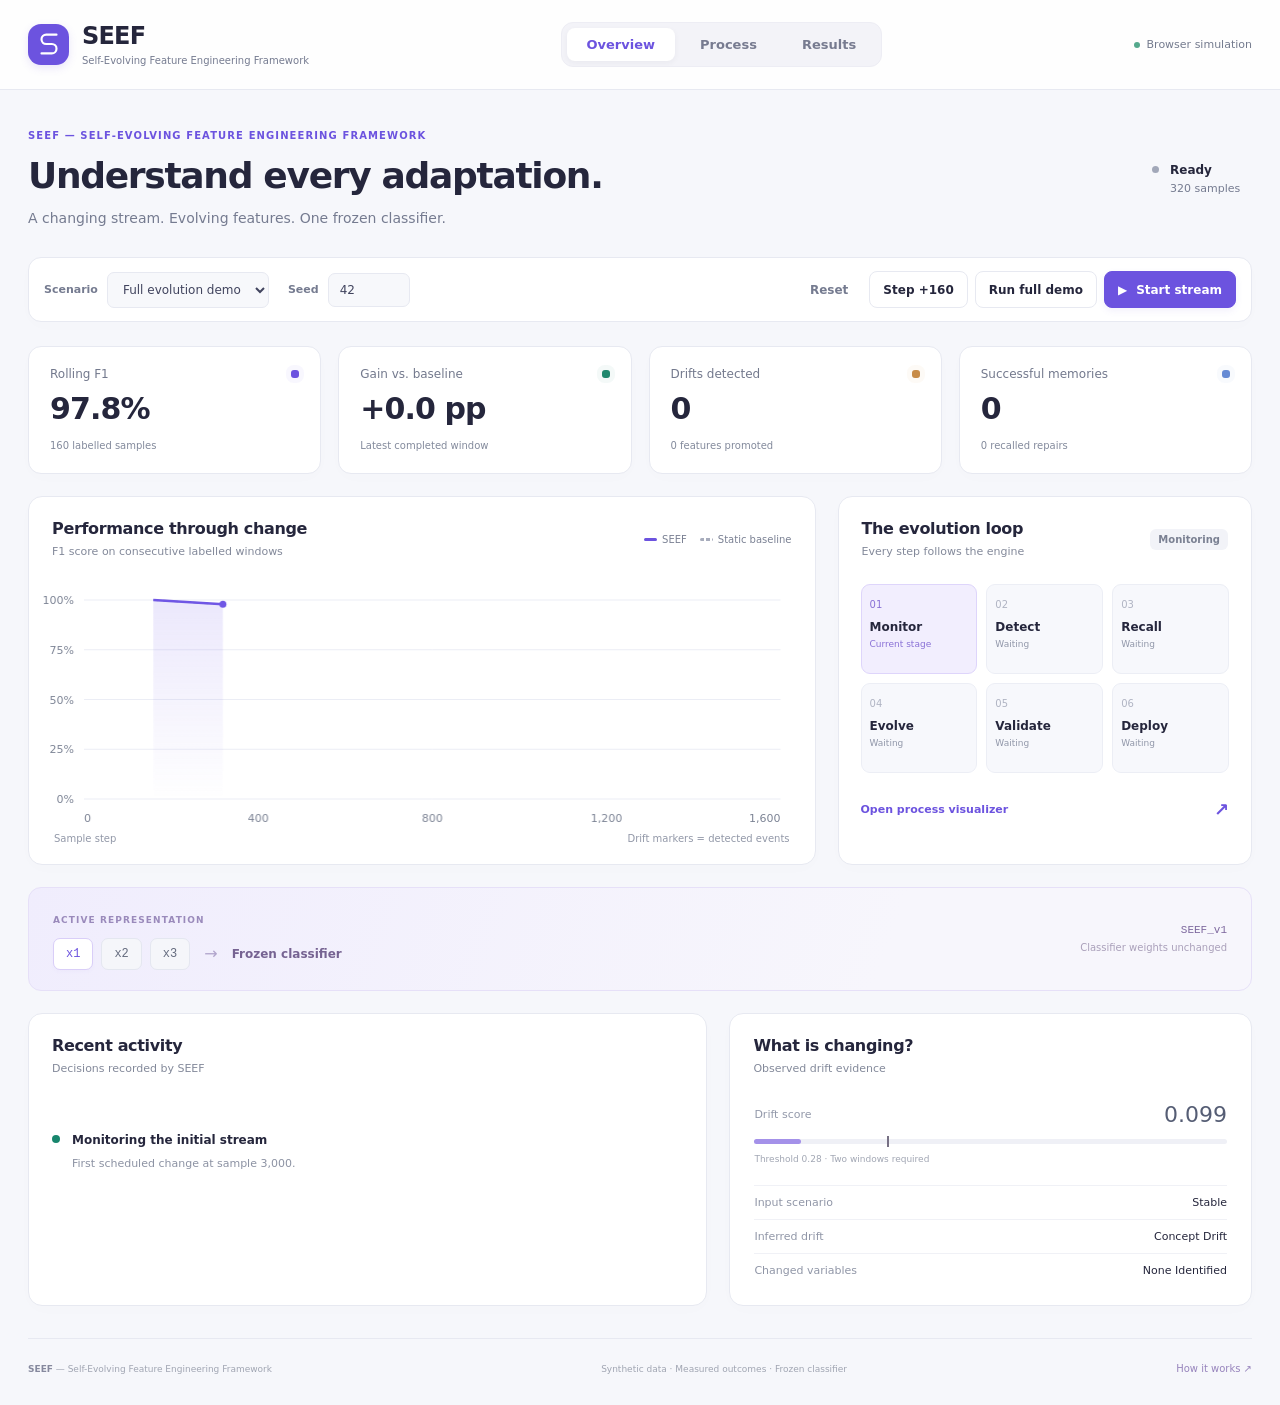
<file: SEEF/browser/index.html>
<!doctype html>
<html lang="en">
<head>
  <meta charset="utf-8">
  <meta name="viewport" content="width=device-width, initial-scale=1">
  <meta name="theme-color" content="#f6f7fb">
  <meta name="description" content="SEEF — Self-Evolving Feature Engineering Framework. Monitor drift, evolve features, and inspect every real adaptation.">
  <title>SEEF — Self-Evolving Feature Engineering Framework</title>
  <link rel="icon" href="data:image/svg+xml,%3Csvg xmlns='http://www.w3.org/2000/svg' viewBox='0 0 40 40'%3E%3Crect width='40' height='40' rx='12' fill='%236a55e7'/%3E%3Cpath d='M28 10H16a5 5 0 0 0 0 10h7a5 5 0 0 1 0 10H12' fill='none' stroke='white' stroke-width='3'/%3E%3C/svg%3E">
  <link rel="stylesheet" href="style.css">
</head>
<body>
  <a class="skip-link" href="#view">Skip to workspace</a>
  <header class="site-header">
    <a class="brand" href="#overview" aria-label="SEEF home"><span class="brand-mark" aria-hidden="true"><svg viewBox="0 0 32 32"><path d="M24 6H13a5 5 0 0 0 0 10h6a5 5 0 0 1 0 10H8"/></svg></span><span><b>SEEF</b><small>Self-Evolving Feature Engineering Framework</small></span></a>
    <nav aria-label="Workspace"><button id="nav-overview" data-page="overview">Overview</button><button id="nav-process" data-page="process">Process</button><button id="nav-results" data-page="results">Results</button></nav>
    <span class="runtime-pill"><i></i> Browser simulation</span>
  </header>
  <main class="workspace">
    <section class="heading-row"><div><p class="eyebrow">SEEF — Self-Evolving Feature Engineering Framework</p><h1 id="page-title">Understand every adaptation.</h1><p id="page-desc">A changing stream. Evolving features. One frozen classifier.</p></div><div class="run-indicator"><span id="status-dot"></span><b id="run-status">Ready</b><small id="sample-status">0 samples</small></div></section>
    <section class="control-bar" aria-label="Stream controls">
      <div class="setup"><label for="scenario">Scenario</label><select id="scenario"><option value="demo">Full evolution demo</option><option value="sudden">Sudden drift</option><option value="recurring">Recurring drift</option></select><label for="seed">Seed</label><input id="seed" type="number" min="0" max="4294967295" step="1" value="42" aria-describedby="seed-help"><span id="seed-help" class="sr-only">Applied when resetting or running the full demo.</span></div>
      <div class="actions"><button id="reset" class="button subtle">Reset</button><button id="tick" class="button secondary">Step +160</button><button id="demo" class="button secondary">Run full demo</button><button id="play" class="button primary"><span aria-hidden="true">▶</span> Start stream</button></div>
    </section>
    <div id="progress-wrap" hidden role="status"><div><span id="progress-label">Computing…</span><b id="progress-percent">0%</b></div><progress id="progress-bar" max="100" value="0">0%</progress></div>
    <div id="notice" hidden role="status"></div>
    <section id="view" tabindex="-1" aria-label="Workspace content"></section>
    <footer><span><b>SEEF</b> — Self-Evolving Feature Engineering Framework</span><span>Synthetic data · Measured outcomes · Frozen classifier</span><button id="method-open">How it works ↗</button></footer>
  </main>
  <dialog id="method-dialog" aria-labelledby="method-title"><div class="dialog-top"><span class="eyebrow">THE CORE METHOD</span><button id="method-close" class="button subtle" aria-label="Close method">×</button></div><h2 id="method-title">SEEF — Self-Evolving Feature Engineering Framework</h2><p>SEEF changes the feature representation when a stream changes. Its classifier weights stay fixed.</p><ol><li><b>Monitor:</b> predict first, then measure performance after each label arrives.</li><li><b>Detect:</b> confirm a drift over two windows and create a fingerprint.</li><li><b>Recall:</b> find successful feature repairs from similar fingerprints.</li><li><b>Evolve:</b> generate and rank context-relevant transformations.</li><li><b>Validate:</b> test candidates on future samples and require repeated passes.</li><li><b>Deploy:</b> promote a passing feature, store the repair, and monitor for rollback.</li></ol><p class="method-note">This is a three-variable, binary synthetic research prototype with one replaceable feature slot. The browser computes its own results using detector approximations. The Python engine uses River and scikit-learn; outputs can differ between runtimes. Improvements and memory reuse are measured, never guaranteed.</p></dialog>
  <script type="module" src="app.js"></script>
</body>
</html>
</file>
<file: SEEF/browser/style.css>
:root{font-family:Inter,"Segoe UI",system-ui,-apple-system,sans-serif;color:#25263c;background:#f6f7fb;font-synthesis:none;--purple:#6c53df;--muted:#757b90;--border:#e7e9f1;--green:#18866d;--shadow:0 4px 18px #25263c03}
*{box-sizing:border-box}body{margin:0}button,input,select{font:inherit}button,a,input,select{-webkit-tap-highlight-color:transparent}button{cursor:pointer}button:disabled{cursor:default;opacity:.48}button,a,input,select{outline-offset:4px}button:focus-visible,a:focus-visible,input:focus-visible,select:focus-visible{outline:3px solid #aa95f6}a{text-decoration:none;color:inherit}button{color:inherit}button:not(:disabled){transition:background .18s,border-color .18s,box-shadow .18s}h1,h2,p{margin:0}h2{font-size:16px;letter-spacing:-.35px}p{line-height:1.6}small{font-size:12px}strong,b{font-weight:650}.sr-only{position:absolute;width:1px;height:1px;padding:0;overflow:hidden;clip:rect(0,0,0,0);white-space:nowrap;border:0}.skip-link{position:absolute;top:-60px;background:white;padding:15px;z-index:100}.skip-link:focus{top:8px}[hidden]{display:none!important}
.site-header{min-height:90px;display:flex;align-items:center;justify-content:space-between;gap:24px;padding:20px max(28px,calc((100vw - 1320px)/2));border-bottom:1px solid var(--border);background:#ffffffdd}.brand{display:flex;align-items:center;gap:13px}.brand-mark{width:41px;height:41px;background:var(--purple);border-radius:13px;display:grid;place-items:center;box-shadow:0 3px 8px #6c53df25}.brand-mark svg{width:30px;fill:none;stroke:white;stroke-width:2.3;stroke-linecap:round;stroke-linejoin:round}.brand b{font-size:24px;letter-spacing:-.8px;display:block;line-height:1.1}.brand small{display:block;color:var(--muted);font-size:10px;margin-top:5px}.site-header nav{display:flex;gap:5px;padding:5px;background:#f3f3f8;border:1px solid #ededf4;border-radius:12px}.site-header nav button{border:0;background:none;border-radius:8px;padding:9px 20px;color:#777b90;font-size:13px;font-weight:600}.site-header nav button.active{background:white;box-shadow:0 2px 6px #2423390c;color:var(--purple)}.runtime-pill{font-size:11px;color:#747b8e;display:flex;align-items:center;gap:7px}.runtime-pill i{height:6px;width:6px;border-radius:50%;background:#55a98d}
.workspace{max-width:1376px;margin:0 auto;padding:38px 28px 0}.heading-row{display:flex;justify-content:space-between;gap:20px;align-items:center;margin-bottom:28px}.eyebrow{font-size:10px;letter-spacing:1.1px;font-weight:700;color:var(--purple);text-transform:uppercase}.heading-row h1{font-size:36px;line-height:1.3;letter-spacing:-1.3px;font-weight:650;margin:9px 0 7px}.heading-row p:not(.eyebrow){font-size:14px;color:var(--muted)}.run-indicator{display:grid;grid-template-columns:9px 1fr;gap:5px 9px;font-size:12px;min-width:100px}.run-indicator>span{width:7px;height:7px;background:#a2a8b9;border-radius:50%;align-self:center}.run-indicator>span.live{background:#21a887;box-shadow:0 0 0 4px #21a88714}.run-indicator small{grid-column:2;font-size:11px;color:var(--muted)}
.control-bar{background:white;border:1px solid var(--border);border-radius:13px;padding:13px 15px;display:flex;justify-content:space-between;align-items:center;gap:16px;box-shadow:var(--shadow);margin-bottom:24px}.setup{display:flex;align-items:center;gap:9px}.setup label{font-size:11px;color:var(--muted);font-weight:600}.setup label[for=seed]{margin-left:10px}.setup select,.setup input{background:#f7f8fb;border:1px solid var(--border);border-radius:7px;padding:9px 11px;font-size:12px;color:#41445e}.setup input{width:82px}.setup select{max-width:200px}.actions{display:flex;gap:7px}.button{display:inline-flex;align-items:center;justify-content:center;gap:9px;min-height:37px;padding:9px 13px;border:1px solid transparent;border-radius:8px;font-size:12px;font-weight:600;white-space:nowrap}.button.primary{background:var(--purple);color:white;border-color:var(--purple);box-shadow:0 3px 7px #6c53df15}.button.primary:hover:not(:disabled){background:#5c43cd}.button.secondary{background:white;border-color:var(--border)}.button.secondary:hover:not(:disabled){background:#f5f3fd;border-color:#d9d1f7}.button.subtle{background:none;color:var(--muted)}.button.subtle:hover:not(:disabled){background:#f6f6fb}.button.compact{font-size:11px;min-height:32px;padding:6px 10px}
.metric-grid{display:grid;grid-template-columns:repeat(4,1fr);gap:17px;margin-bottom:22px}.metric{background:white;border:1px solid var(--border);border-radius:13px;padding:20px 21px;box-shadow:var(--shadow)}.metric-label{display:flex;align-items:center;justify-content:space-between;font-size:12px;color:#73798d;font-weight:500}.metric-label i{height:8px;width:8px;border-radius:3px;background:var(--purple);box-shadow:0 0 0 5px #6c53df0c}.metric strong{font-size:30px;letter-spacing:-.9px;display:block;margin:10px 0 7px;line-height:1.2}.metric small{color:#838a9c;font-size:10px}.metric.green .metric-label i{background:#21886e;box-shadow:0 0 0 5px #21886e0c}.metric.orange .metric-label i{background:#c78c49;box-shadow:0 0 0 5px #c78c490c}.metric.blue .metric-label i{background:#668bd4;box-shadow:0 0 0 5px #668bd40c}.panel{background:white;border:1px solid var(--border);border-radius:14px;box-shadow:var(--shadow);overflow:hidden}.panel-head{display:flex;align-items:center;justify-content:space-between;gap:15px;padding:22px 23px 17px}.panel-head p{font-size:11px;color:#83899a;margin-top:5px}.overview-grid{display:grid;grid-template-columns:minmax(0,1.9fr) minmax(320px,1fr);gap:22px;margin-bottom:22px}.chart-wrap{height:255px;padding:0 19px 0 13px}.chart-wrap canvas{width:100%;height:100%;display:block}.chart-foot{display:flex;justify-content:space-between;padding:0 25px 20px;font-size:10px;color:#9298a8}.legend{display:flex;align-items:center;gap:13px;font-size:10px;color:#7a8093;flex-shrink:0}.legend span{display:flex;align-items:center;gap:5px}.legend i{width:13px;height:3px;border-radius:2px}.seef-line{background:var(--purple)}.baseline-line{background:repeating-linear-gradient(to right,#a7acbc 0 4px,transparent 4px 6px)}.badge{display:inline-flex;align-items:center;justify-content:center;border-radius:6px;font-size:10px;font-weight:600;white-space:nowrap;padding:5px 8px;background:#ebf6f1;color:#228169}.badge.neutral{background:#f2f3f8;color:#7a8092}.badge.green{background:#ebf6f1;color:#228169}.badge.purple{background:#efebfd;color:#7255d6}.badge.amber{background:#fff4e5;color:#ac7737}
.mini-loop{display:grid;grid-template-columns:repeat(3,1fr);gap:9px;padding:6px 22px 19px}.mini-stage{background:#f7f8fc;border:1px solid #eceef5;border-radius:9px;padding:14px 8px 13px;min-height:90px}.mini-stage>span{font-size:10px;color:#b0b4c3;display:block;margin-bottom:10px}.mini-stage b{display:block;font-size:12px}.mini-stage small{display:block;color:#9197a9;font-size:9px;margin-top:5px}.mini-stage.active{background:#f2eefe;border-color:#ded5fb}.mini-stage.active>span,.mini-stage.active small{color:#8a71d6}.mini-stage.complete{background:#f2f8f5;border-color:#dfede6}.mini-stage.complete>span,.mini-stage.complete small{color:#59a189}.mini-stage.rejected,.mini-stage.rollback{background:#fff4ea;border-color:#efdcc7}.open-process{display:flex;justify-content:space-between;align-items:center;width:calc(100% - 44px);margin:0 22px 21px;background:none;border:none;color:var(--purple);font-weight:600;font-size:11px;padding:7px 0}.open-process span{font-size:18px}.representation{background:linear-gradient(110deg,#f0edfd,#f7f6fc 70%);border:1px solid #e6e0f8;border-radius:13px;padding:20px 24px;display:flex;justify-content:space-between;align-items:center;gap:18px;margin-bottom:22px}.representation .eyebrow{font-size:9px;color:#9a8abb}.feature-chips{display:flex;align-items:center;gap:8px;margin-top:11px;flex-wrap:wrap}.feature-chip{display:inline-flex;align-items:center;background:#f5f6fa;border:1px solid #e4e7f0;font:12px ui-monospace,SFMono-Regular,Consolas,monospace;border-radius:7px;padding:8px 12px;color:#646b7e}.feature-chip.evolved{background:white;color:var(--purple);border-color:#d9cef8;box-shadow:0 2px 4px #6c53df07}.feature-arrow{color:#b1a5cc;margin:0 6px}.model-chip{font-size:12px;font-weight:600;color:#766392}.version{text-align:right}.version b{display:block;font:11px ui-monospace,Consolas,monospace;color:#7d689e}.version small{display:block;font-size:10px;color:#aaa0ba;margin-top:6px}.bottom-grid{display:grid;grid-template-columns:1.3fr 1fr;gap:22px}.activity{list-style:none;margin:0;padding:0 23px 15px}.activity li{display:flex;align-items:center;gap:11px;padding:12px 0;border-bottom:1px solid #f0f1f6}.activity li:last-child{border-bottom:0}.event-mark{height:28px;width:28px;border-radius:9px;background:#f2effc;color:#8d79c4;display:grid;place-items:center;flex-shrink:0}.event-mark.green{color:#379378;background:#ecf7f1}.activity li div{min-width:0}.activity b{display:block;font-size:11px}.activity small{display:block;color:#8b91a2;font-size:10px;margin-top:4px;overflow-wrap:anywhere}.event-step{margin-left:auto;font-size:10px;color:#989eaf;flex-shrink:0;font-variant-numeric:tabular-nums}.activity-empty{min-height:190px;padding:35px 23px;display:flex;gap:12px}.activity-empty i{width:8px;height:8px;flex-shrink:0;border-radius:50%;background:var(--green);margin-top:6px}.activity-empty b{font-size:12px}.activity-empty p{font-size:11px;color:#8c92a3;margin-top:7px}.evidence{padding:8px 24px 18px}.evidence>div:first-child{display:flex;justify-content:space-between;align-items:center;font-size:11px;color:#9399aa}.evidence>div:first-child b{font-size:22px;font-weight:500;color:#555d74}.score-track{height:5px;border-radius:3px;background:#eff0f6;margin:12px 0 8px;position:relative}.score-track i{display:block;height:100%;background:#a491e9;border-radius:3px}.score-track>span{position:absolute;width:2px;height:11px;top:-3px;background:#777084}.evidence>p{font-size:9px;color:#a1a6b3;margin-bottom:18px}.evidence-row{display:flex;justify-content:space-between;gap:15px;font-size:11px;padding:10px 0;border-top:1px solid #f0f1f6}.evidence-row span{color:#9096a7}.evidence-row b{font-weight:500;text-transform:capitalize;text-align:right}
.visualizer{margin-bottom:22px}.process-canvas{position:relative;background:radial-gradient(circle,#ffffff0c 1px,transparent 1px),#23243b;background-size:16px 16px;padding:32px 28px 16px;margin:0 12px;border-radius:11px}.flow-links{position:absolute;left:7%;top:29px;width:86%;height:calc(100% - 85px);pointer-events:none}.flow-links path{fill:none;stroke:#757092;stroke-width:1;stroke-dasharray:5 6}.flow-links .flow-return{stroke:#565169;stroke-dasharray:2 6}.process-nodes{display:grid;grid-template-columns:repeat(3,minmax(0,1fr));gap:42px 42px;position:relative}.process-node{order:var(--node-order);text-align:left;border:1px solid #ffffff15;background:#2b2d45;color:#c7cad9;border-radius:11px;min-height:140px;padding:20px 18px;position:relative;box-shadow:0 6px 12px #16172712}.process-node:hover{background:#333550}.process-node.selected{outline:2px solid #ba9cff;outline-offset:4px}.node-top{display:flex;justify-content:space-between;gap:6px;align-items:center;margin-bottom:18px}.node-number{font-size:10px;color:#8c8da6}.node-state{font-size:9px;color:#85879e}.process-node strong{font-size:14px;display:block;font-weight:600;color:#f1f0fa;margin-bottom:8px}.process-node small{display:block;font-size:10px;line-height:1.5;color:#9194ad}.process-node.active{border-color:#a18aea88;background:linear-gradient(120deg,#645393,#3e365c)}.process-node.active .node-state{color:#d5c1fd}.process-node.active .node-number,.process-node.active small{color:#bfb0d8}.process-node.complete{border-color:#43887066;background:#293f42}.process-node.complete .node-state{color:#8cd2af}.process-node.rejected,.process-node.rollback{border-color:#c4885366;background:#493b37}.process-node.rejected .node-state,.process-node.rollback .node-state{color:#e4b186}.canvas-caption{display:flex;justify-content:space-between;gap:15px;font-size:8px;letter-spacing:.7px;color:#818298;margin-top:22px;padding:4px}.canvas-caption span:last-child{letter-spacing:0;font-size:9px}.replay-bar{display:flex;align-items:center;gap:14px;padding:20px 24px}.replay-bar>div{display:flex;gap:6px}.replay-bar input{accent-color:var(--purple);flex:1;min-width:60px;cursor:pointer}.checkpoint-count{font-size:10px;white-space:nowrap;color:#999faf;min-width:50px}.stage-detail{padding:0 24px 23px}.detail-text{color:#858b9e;font-size:12px;line-height:1.8;margin-top:9px}.detail-values{display:grid;grid-template-columns:repeat(3,1fr);gap:16px;padding:13px 0 15px}.detail-values small{display:block;color:#9197a7;font-size:11px}.detail-values b{display:block;font-size:19px;font-weight:550;letter-spacing:-.3px;margin-top:8px;overflow-wrap:anywhere}.candidate-chips{display:flex;flex-wrap:wrap;gap:8px;margin-top:17px}.recall-list>div{display:flex;align-items:center;gap:15px;font-size:12px;padding:14px 0;border-bottom:1px solid var(--border)}.recall-list span{color:#9196a9}.recall-list .badge{margin-left:auto}.visualizer-note{font-size:11px;color:#9198a9;margin:19px 3px 0;line-height:1.7}
.table-wrap{overflow-x:auto}table{border-collapse:collapse;width:100%;font-size:11px;text-align:left;white-space:nowrap}th{font-weight:500;color:#8f96a8;font-size:10px;background:#fafbfe;border-top:1px solid #edf0f7;padding:12px 22px}td{padding:15px 22px;border-top:1px solid #f0f2f7;color:#60687d}tbody tr:hover{background:#fcfbff}.mono{font:12px ui-monospace,SFMono-Regular,Consolas,monospace;color:#5b536f}.positive{color:#23896c;font-weight:600}.check-count{background:#f4f5fa;padding:5px 8px;border-radius:5px;font-size:10px;color:#85899e}.empty{padding:27px 20px 33px;text-align:center;color:#9298aa}.empty-symbol{display:block;font-size:28px;color:#b6a9dc;margin-bottom:8px}.empty b{font-size:12px;font-weight:500}.empty p{font-size:10px;margin-top:6px}.result-summary{display:flex;align-items:center;gap:30px;background:#f0edfa;border:1px solid #e7e0f6;padding:22px 25px;border-radius:12px;margin:22px 0}.result-summary>div{flex:1}.result-summary span{display:block;font-size:10px;color:#9a8dae}.result-summary b{font-size:20px;color:#6b568c;letter-spacing:-.4px;display:block;margin-top:8px;font-weight:550}#view>.panel+.panel{margin-top:22px}.results-note{font-size:11px;color:#9a9fac;line-height:1.7;margin:20px 3px 0}footer{border-top:1px solid var(--border);margin-top:32px;padding:22px 0 28px;display:flex;justify-content:space-between;gap:18px;align-items:center;font-size:9px;color:#a0a5b2;line-height:1.6}footer b{font-weight:650;color:#86899e}footer button{background:none;border:0;color:#9784bc;padding:0;font-size:10px}#progress-wrap{padding:16px 19px;border:1px solid #dfd7f4;border-radius:10px;background:#f0ecfb;margin-bottom:22px}#progress-wrap>div{display:flex;justify-content:space-between;gap:14px;font-size:11px;color:#8b72b5;margin-bottom:9px}progress{appearance:none;width:100%;height:5px;border:0;border-radius:4px;display:block;background:#e1daf0}progress::-webkit-progress-bar{background:#e1daf0;border-radius:4px}progress::-webkit-progress-value{background:var(--purple);border-radius:4px}progress::-moz-progress-bar{background:var(--purple);border-radius:4px}#notice{padding:13px 17px;border-radius:9px;background:#ede8fa;border:1px solid #e0d7f4;font-size:12px;color:#7e65a4;margin-bottom:22px;line-height:1.7}dialog{border:1px solid var(--border);border-radius:16px;width:min(640px,calc(100% - 36px));padding:28px;color:#45465c;box-shadow:0 25px 90px #25213933}dialog::backdrop{background:#25213966;backdrop-filter:blur(3px)}.dialog-top{display:flex;align-items:center;justify-content:space-between;gap:20px;margin-bottom:15px}.dialog-top button{font-size:24px;padding:2px 10px}dialog h2{font-size:23px;line-height:1.4;margin-bottom:16px}dialog p,dialog li{font-size:13px;color:#81859a;line-height:1.8}dialog ol{padding-left:19px}dialog li{padding:5px 0}.method-note{background:#f5f4fa;padding:15px 18px;border-radius:9px;font-size:11px!important}
@media(min-width:1450px){.workspace{padding-top:45px}.chart-wrap{height:275px}.mini-stage{min-height:101px}.heading-row{margin-bottom:32px}}
@media(max-width:1080px){.site-header{padding:18px 25px;gap:18px}.runtime-pill{display:none}.workspace{padding:30px 23px 0}.control-bar{align-items:stretch;flex-direction:column;gap:13px}.setup{justify-content:space-between}.setup label[for=seed]{margin-left:auto}.setup label[for=scenario]{margin-right:1px}.setup select{margin-right:auto;max-width:none}.actions{justify-content:flex-end}.overview-grid{grid-template-columns:minmax(0,1.55fr) minmax(290px,1fr);gap:17px}.mini-loop{padding:6px 16px 16px;gap:7px}.mini-stage{padding:13px 7px}.panel-head{padding:20px 19px 16px}.panel-head h2{font-size:14px}.legend{gap:8px;font-size:9px}.process-nodes{gap:35px 24px}.process-node{padding:17px 14px}.result-summary{gap:20px}}
@media(max-width:760px){.site-header{flex-wrap:wrap;padding:18px 20px 13px;gap:18px}.brand small{font-size:9px}.site-header nav{width:100%;justify-content:space-between}.site-header nav button{flex:1}.workspace{padding:24px 18px 0}.heading-row{margin-bottom:22px;align-items:flex-start}.heading-row h1{font-size:28px;letter-spacing:-.9px}.heading-row .eyebrow{font-size:8px;line-height:1.7;letter-spacing:.7px;max-width:290px}.heading-row p:not(.eyebrow){font-size:12px;max-width:285px}.run-indicator{min-width:70px;margin-top:7px;font-size:10px;gap:5px 6px}.run-indicator small{font-size:9px}.setup{gap:6px}.setup label{font-size:10px}.setup select,.setup input{font-size:11px;padding:9px 7px}.setup input{width:65px}.actions{display:grid;grid-template-columns:repeat(4,1fr);gap:5px}.actions .button{padding:9px 6px;font-size:10px;gap:5px;min-width:0}.metric-grid{grid-template-columns:repeat(2,1fr);gap:12px;margin-bottom:18px}.metric{padding:17px}.metric strong{font-size:26px}.metric-label{font-size:11px}.metric small{font-size:9px}.overview-grid,.bottom-grid{grid-template-columns:1fr;gap:18px}.overview-grid{margin-bottom:18px}.chart-wrap{height:235px}.mini-loop{grid-template-columns:repeat(3,1fr);padding:7px 20px 14px}.mini-stage{min-height:80px}.open-process{margin-bottom:15px}.representation{padding:19px;flex-direction:column;align-items:flex-start;margin-bottom:18px}.version{text-align:left;display:flex;align-items:center;gap:13px}.version small{margin:0;font-size:9px}.feature-chip{font-size:11px;padding:7px 9px}.model-chip{font-size:11px}.process-canvas{padding:23px 18px 16px}.process-nodes{grid-template-columns:repeat(2,minmax(0,1fr));gap:19px}.process-node{order:initial;min-height:130px;padding:15px 13px}.process-node strong{font-size:12px}.process-node small{font-size:9px}.node-top{margin-bottom:15px}.node-state{font-size:8px}.flow-links{display:none}.canvas-caption{font-size:7px;line-height:1.7;letter-spacing:.2px}.canvas-caption span:last-child{display:none}.replay-bar{flex-wrap:wrap;padding:17px 20px;gap:13px}.replay-bar>div{order:1}.replay-bar #follow-live{order:2;margin-left:auto}.replay-bar input{order:3;flex-basis:calc(100% - 75px)}.checkpoint-count{order:4}.detail-values{gap:10px}.detail-values b{font-size:15px}.detail-values small{font-size:9px}.stage-detail{padding:0 19px 19px}.detail-text{font-size:11px}.recall-list>div{flex-wrap:wrap;font-size:11px;gap:10px}.result-summary{display:grid;grid-template-columns:repeat(2,1fr);padding:20px;gap:22px}.result-summary b{font-size:18px}.result-summary>button{justify-self:start}.panel-head{flex-wrap:wrap;gap:12px}.chart-foot{font-size:9px}.table-wrap th,.table-wrap td{padding:12px 17px}footer{flex-wrap:wrap;font-size:8px;gap:12px;padding:19px 0 24px}footer span:first-child{flex-basis:100%}footer button{font-size:9px}dialog{padding:23px}dialog h2{font-size:20px}}
@media(prefers-reduced-motion:reduce){*{transition:none!important;scroll-behavior:auto!important}}

.gate-details summary{cursor:pointer;display:inline-block}.gate-details>div{display:grid;grid-template-columns:repeat(2,1fr);gap:8px;margin-top:12px;font-size:10px}.gate-pass{color:#23896c}.gate-fail{color:#b17b4f}

@media(max-width:480px){.actions{grid-template-columns:repeat(2,minmax(0,1fr))}.actions .button{font-size:11px;min-height:37px;padding:9px 12px}}
</file>
